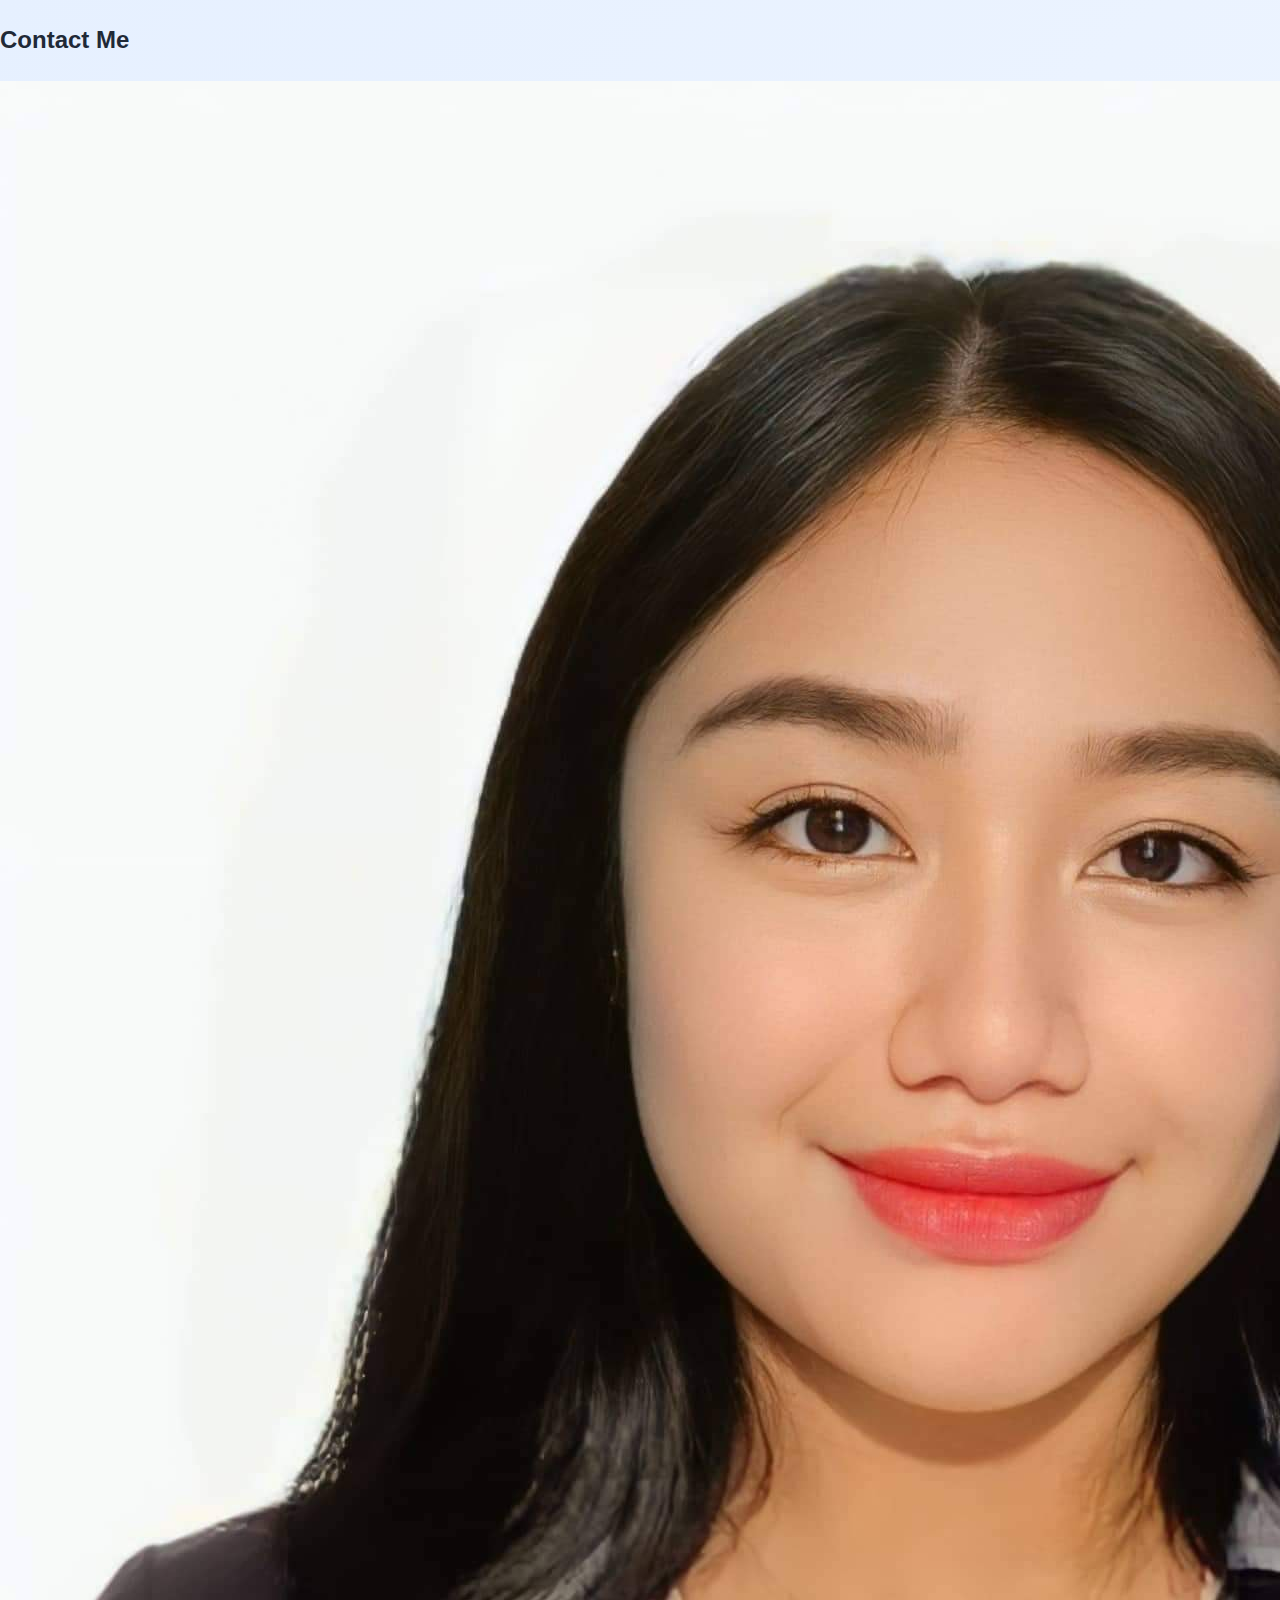
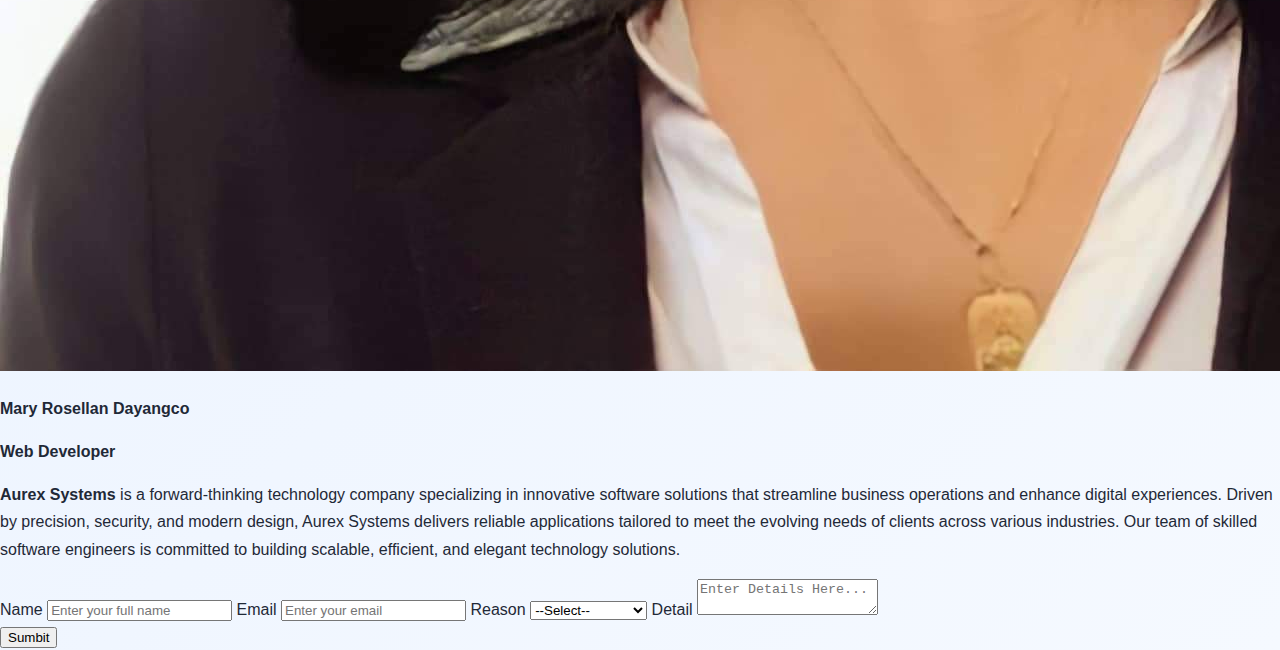
<file: index.html>
<!DOCTYPE html>
<html lang="en">
<head>
    <meta charset="UTF-8">
    <meta name="viewport" content="width=device-width, initial-scale=1.0">
    <title>Contact Card</title>
    <link rel="stylesheet" href="style.css">
</head>

<body>
    <div class="contact-card">
        <h2>Contact Me</h2>

        <div class="form-container">

            <div class="profile-side">
                <img src="image.jpeg" alt="Rosellan">
                <p><strong>Mary Rosellan Dayangco</strong></p>
                <p><b>Web Developer</b></p>      
                
                <p><b>Aurex Systems</b> is a forward-thinking technology company specializing in innovative software solutions that streamline business operations and enhance digital experiences. Driven by precision, security, and modern design, Aurex Systems delivers reliable applications tailored to meet the evolving needs of clients across various industries. Our team of skilled software engineers is committed to building scalable, efficient, and elegant technology solutions.</p>
                <p></p>
            </div>

            <div class="input-side">
                <label>Name</label>
                <input type="text" placeholder="Enter your full name">

                <label>Email</label>
                <input type="email" placeholder="Enter your email">

                <label>Reason</label>
                <select>
                    <option value="">--Select--</option>
                    <option>Inquiry</option>
                    <option>Project Request</option>
                    <option>Collaboration</option>
                    <option>Others</option>
                </select>

                <label>Detail</label>
                <textarea placeholder="Enter Details Here..."></textarea>

                <div class="button-container">
                    <button type="submit">Sumbit</button>
                </div>
            </div>

        </div>
    </div>
</body>
</html>
</file>
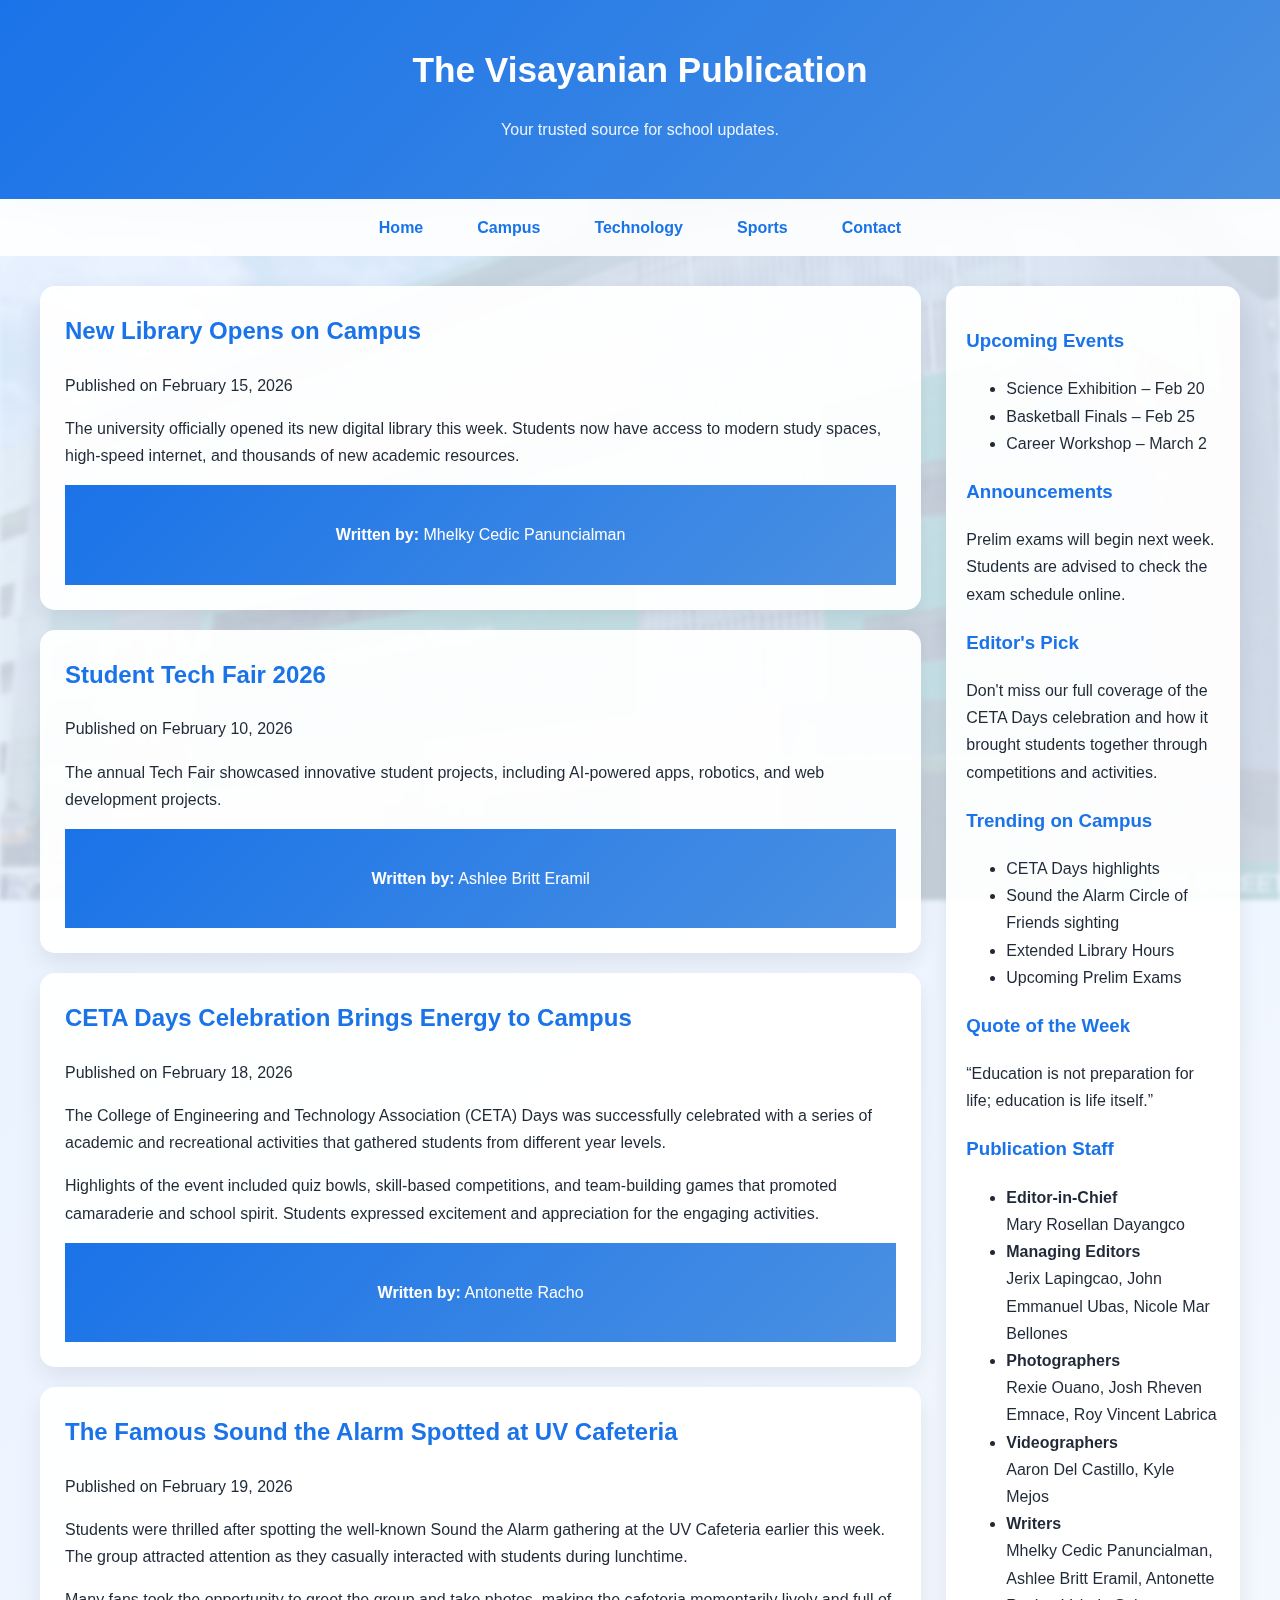
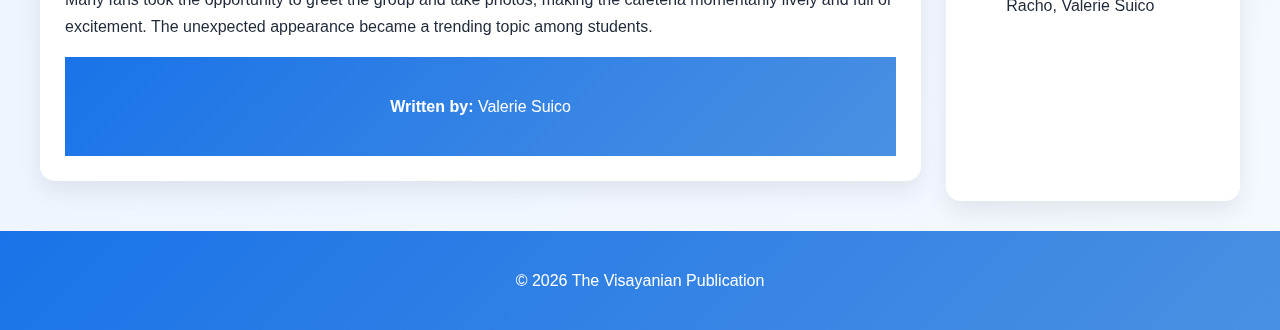
<file: page.html>
<!DOCTYPE html>
<html lang="en">
<head>
    <meta charset="UTF-8">
    <title>The Visayanian Publication</title>
    <meta name="viewport" content="width=device-width, initial-scale=1.0">
    <link rel="stylesheet" href="style.css">
</head>

<body>
<div class="background-overlay"></div>
<header>
    <h1>The Visayanian Publication</h1>
    <p>Your trusted source for school updates.</p>
</header>
<nav>
    <ul>
        <li><a href="#">Home</a></li>
        <li><a href="#">Campus</a></li>
        <li><a href="#">Technology</a></li>
        <li><a href="#">Sports</a></li>
        <li><a href="#">Contact</a></li>
    </ul>
</nav>

<main>
    <section>
        <article>
            <h2>New Library Opens on Campus</h2>
            <p>Published on <time>February 15, 2026</time></p>
            <p>
                The university officially opened its new digital library this week.
                Students now have access to modern study spaces, high-speed internet,
                and thousands of new academic resources.
            </p>
            <footer>
                <p><strong>Written by:</strong> Mhelky Cedic Panuncialman</p>
            </footer>
        </article>

        <article>
            <h2>Student Tech Fair 2026</h2>
            <p>Published on <time>February 10, 2026</time></p>
            <p>
                The annual Tech Fair showcased innovative student projects,
                including AI-powered apps, robotics, and web development projects.
            </p>
            <footer>
                <p><strong>Written by:</strong> Ashlee Britt Eramil</p>
            </footer>
        </article>

        <article>
    <h2>CETA Days Celebration Brings Energy to Campus</h2>
    <p>Published on <time>February 18, 2026</time></p>

    <p>
        The College of Engineering and Technology Association (CETA) Days
        was successfully celebrated with a series of academic and recreational
        activities that gathered students from different year levels.
    </p>

    <p>
        Highlights of the event included quiz bowls, skill-based competitions,
        and team-building games that promoted camaraderie and school spirit.
        Students expressed excitement and appreciation for the engaging activities.
    </p>

    <footer>
        <p><strong>Written by:</strong> Antonette Racho</p>
    </footer>
</article>

<article>
    <h2>The Famous Sound the Alarm Spotted at UV Cafeteria</h2>
    <p>Published on <time>February 19, 2026</time></p>

    <p>
        Students were thrilled after spotting the well-known Sound the Alarm
        gathering at the UV Cafeteria earlier this week.
        The group attracted attention as they casually interacted with students
        during lunchtime.
    </p>

    <p>
        Many fans took the opportunity to greet the group and take photos,
        making the cafeteria momentarily lively and full of excitement.
        The unexpected appearance became a trending topic among students.
    </p>

    <footer>
        <p><strong>Written by:</strong> Valerie Suico</p>
    </footer>
</article>

    </section>

    <aside>
        <h3>Upcoming Events</h3>
        <ul>
            <li>Science Exhibition – Feb 20</li>
            <li>Basketball Finals – Feb 25</li>
            <li>Career Workshop – March 2</li>
        </ul>

        <section> 
            <h3>Announcements</h3> 
            <p> Prelim exams will begin next week. 
                Students are advised to check the exam schedule online. </p> 
            </section>

        <section>
            <h3>Editor's Pick</h3>
            <p>
            Don't miss our full coverage of the CETA Days celebration and how it
            brought students together through competitions and activities.
            </p>
        </section>
        
        <section>
            <h3>Trending on Campus</h3>
            <ul>
            <li>CETA Days highlights</li>
            <li>Sound the Alarm Circle of Friends sighting</li>
            <li>Extended Library Hours</li>
            <li>Upcoming Prelim Exams</li>
            </ul>
        </section>

        <section>
            <h3>Quote of the Week</h3>
            <p>
            “Education is not preparation for life; education is life itself.”
            </p>
        </section>

        <section>
            <h3>Publication Staff</h3>
            <ul>
            <li><strong>Editor-in-Chief</strong><br>Mary Rosellan Dayangco</li>
            <li><strong>Managing Editors</strong><br>Jerix Lapingcao, John Emmanuel Ubas, Nicole Mar Bellones</li>
            <li><strong>Photographers</strong><br>Rexie Ouano, Josh Rheven Emnace, Roy Vincent Labrica</li>
            <li><strong>Videographers</strong><br>Aaron Del Castillo, Kyle Mejos</li>
            <li><strong>Writers</strong><br>Mhelky Cedic Panuncialman, Ashlee Britt Eramil, Antonette Racho, Valerie Suico</li>
            </ul>
        </section>



    </aside>
</main>

<footer>
    <p>&copy; 2026 The Visayanian Publication</p>
</footer>

</body>
</html>
</file>
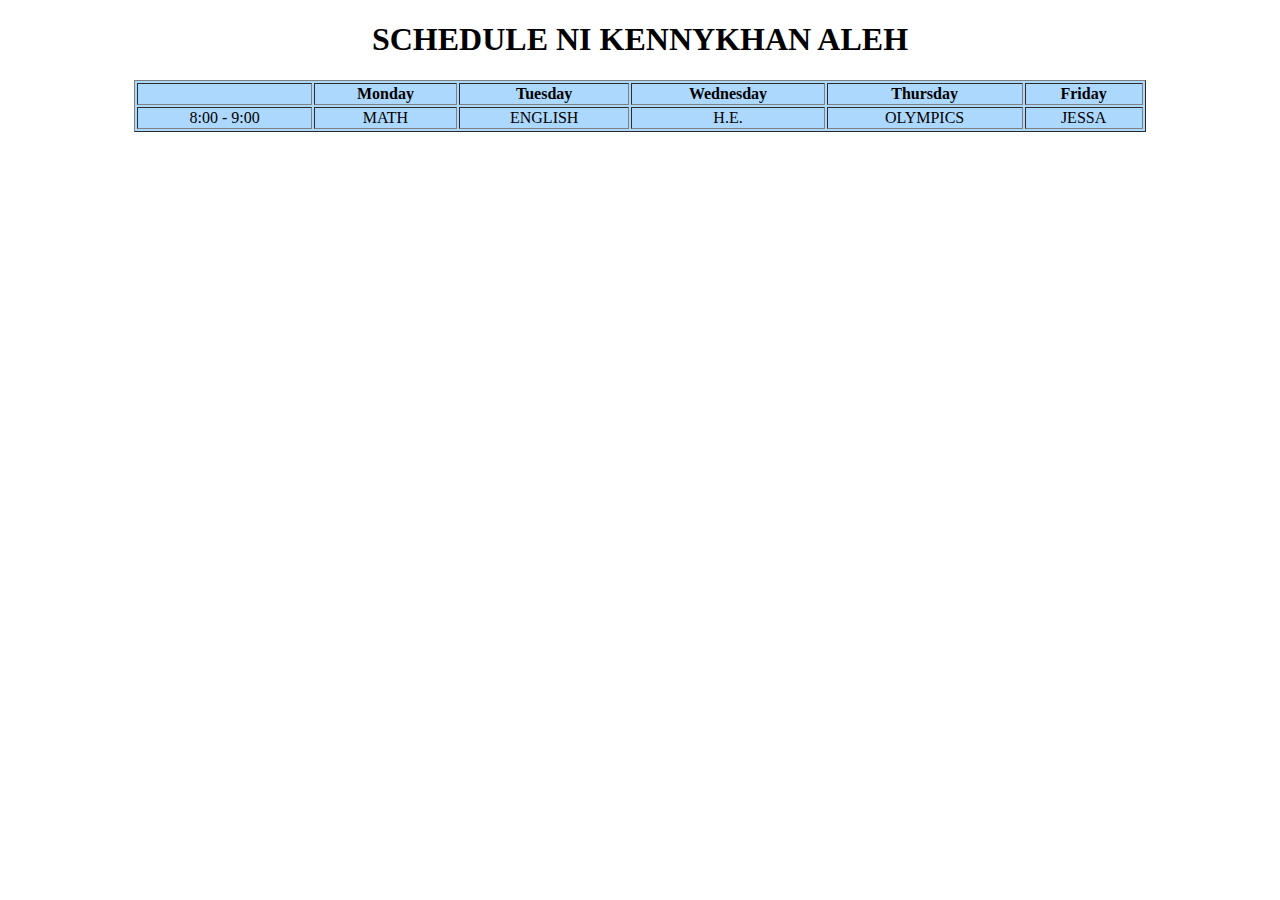
<file: rose.html>
<!DOCTYPE html>
<html>
<head>
    <title>Schedule</title>
</head>
<body align="center">
<div>
    <div>
        <h1>SCHEDULE NI KENNYKHAN ALEH</h1>
    </div>  
    <div>
        <table border="1" style="width: 80%; margin: 0 auto; background-color: rgb(173, 216, 253);">
            <th></th>
            <th>Monday</th>
            <th>Tuesday</th>
            <th>Wednesday</th/th>
            <th>Thursday</th>
            <th>Friday</th>
        <tr>
            <td>8:00 - 9:00</td>
            <td>MATH</td>
            <td>ENGLISH</td>
            <td>H.E.</td>
            <td>OLYMPICS</td>
            <td>JESSA</td>
        </tr>
        </table>
    </div>

</div>    

</body>
</html>
</file>
<file: style.css>
body {
    margin: 0;
    font-family: "Segoe UI", Arial, sans-serif;
    line-height: 1.7;
    color: #1f2937;
    background: linear-gradient(135deg, #e6f0ff, #f5f9ff);
    overflow-x: hidden;
}

.background-overlay {
    position: fixed;
    inset: 0;
    background:
        linear-gradient(
            rgba(230, 240, 255, 0.85),
            rgba(230, 240, 255, 0.85)
        ),
        url("uv.jpg");
    background-size: cover;
    background-position: center;
    filter: blur(2px);
    z-index: -1;
}

header {
    text-align: center;
    padding: 40px 20px;
    background: linear-gradient(135deg, #1a73e8, #4a90e2);
    color: white;
    box-shadow: 0 8px 20px rgba(0, 0, 0, 0.15);
}

header h1 {
    margin: 0;
    font-size: 2.2rem;
}

header p {
    opacity: 0.9;
}

nav {
    background: rgba(255, 255, 255, 0.9);
    backdrop-filter: blur(10px);
}

nav ul {
    display: flex;
    justify-content: center;
    gap: 30px;
    list-style: none;
    padding: 15px;
    margin: 0;
}

nav a {
    color: #1a73e8;
    font-weight: 600;
    text-decoration: none;
    padding: 6px 12px;
    border-radius: 6px;
    transition: 0.3s;
}

nav a:hover {
    background: #1a73e8;
    color: white;
}

main {
    max-width: 1200px;
    margin: auto;
    padding: 30px;
    display: grid;
    grid-template-columns: 3fr 1fr;
    gap: 25px;
}

article {
    background: rgba(255, 255, 255, 0.95);
    padding: 25px;
    border-radius: 15px;
    box-shadow: 0 10px 25px rgba(0,0,0,0.08);
    margin-bottom: 20px;
    transition: transform 0.3s, box-shadow 0.3s;
}

article:hover {
    transform: translateY(-5px);
    box-shadow: 0 18px 35px rgba(0,0,0,0.12);
}

article h2 {
    color: #1a73e8;
    margin-top: 0;
}

aside {
    background: rgba(255,255,255,0.95);
    padding: 20px;
    border-radius: 15px;
    box-shadow: 0 10px 25px rgba(0,0,0,0.08);
}

aside h3 {
    color: #1a73e8;
}

footer {
    text-align: center;
    padding: 20px;
    background: linear-gradient(135deg, #1a73e8, #4a90e2);
    color: white;
}

@media (max-width: 768px) {
    main {
        grid-template-columns: 1fr;
    }

    nav ul {
        flex-direction: column;
        align-items: center;
    }
}
</file>
